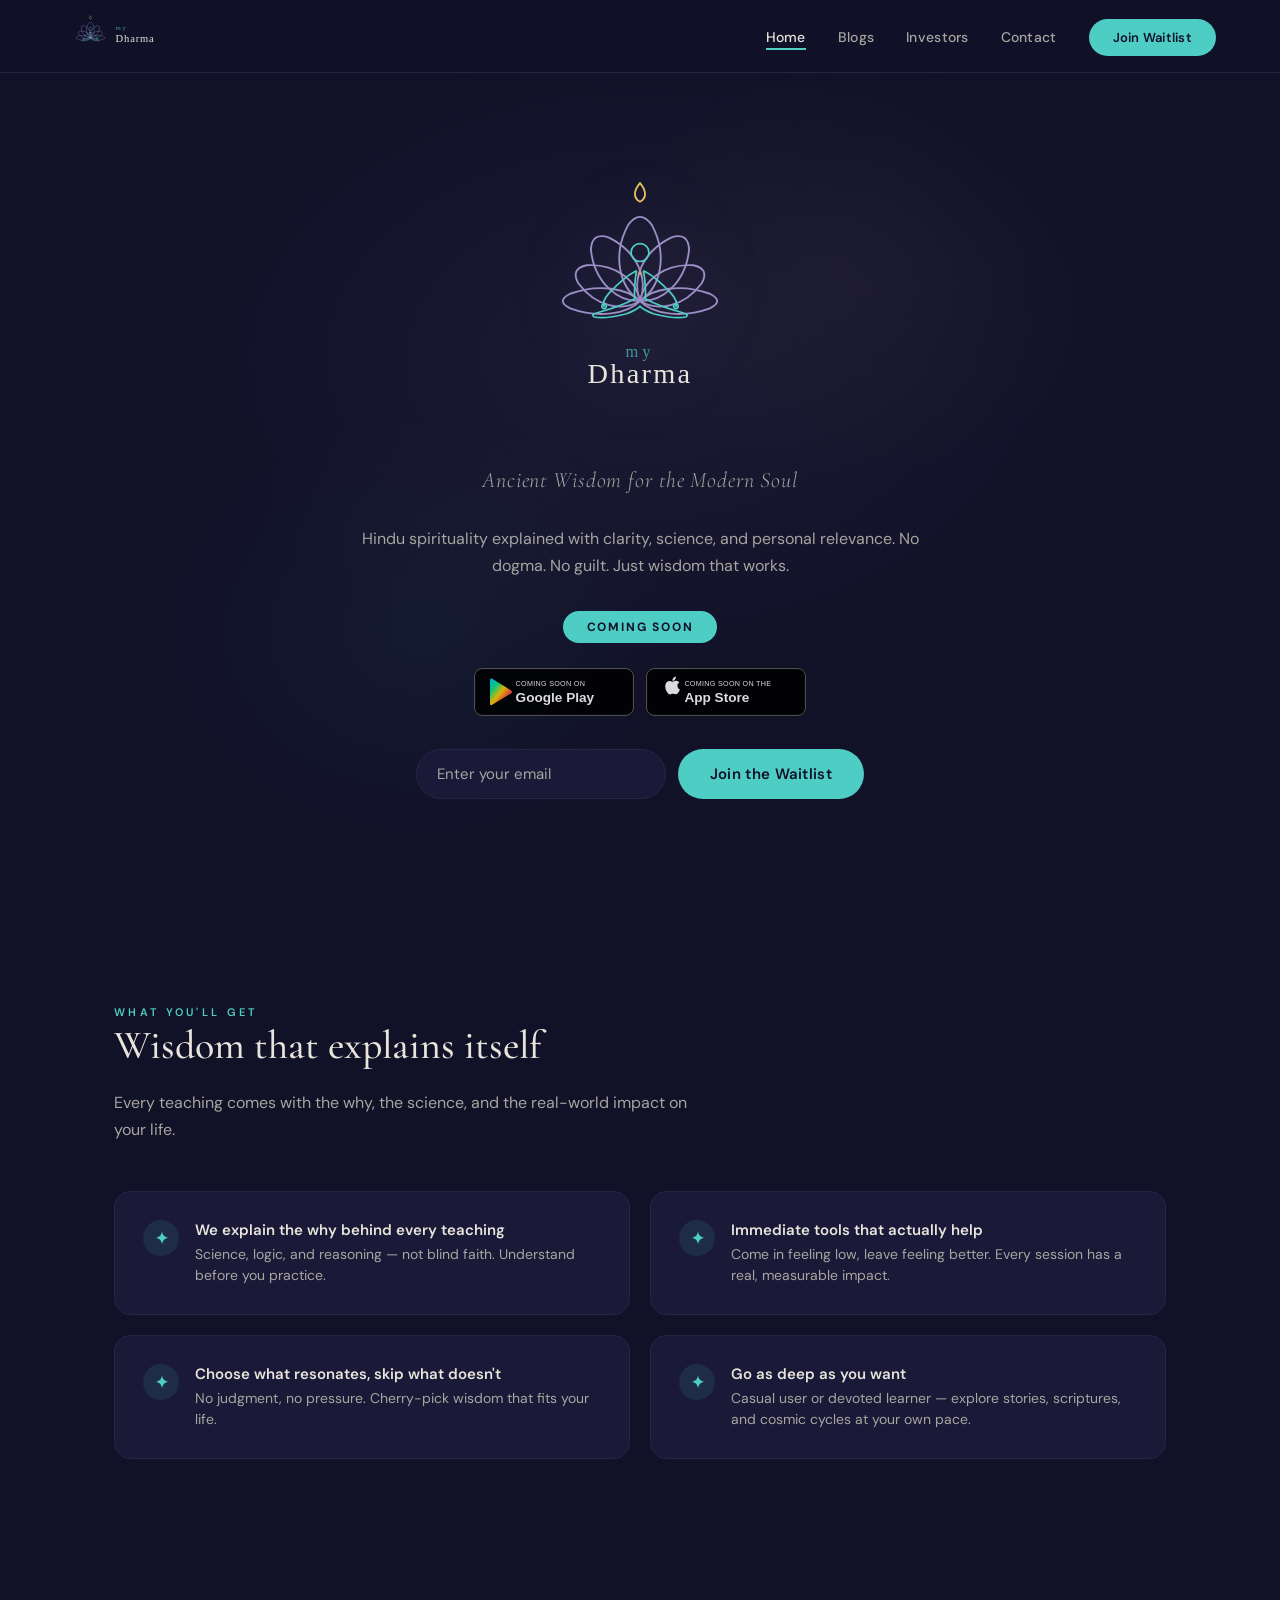
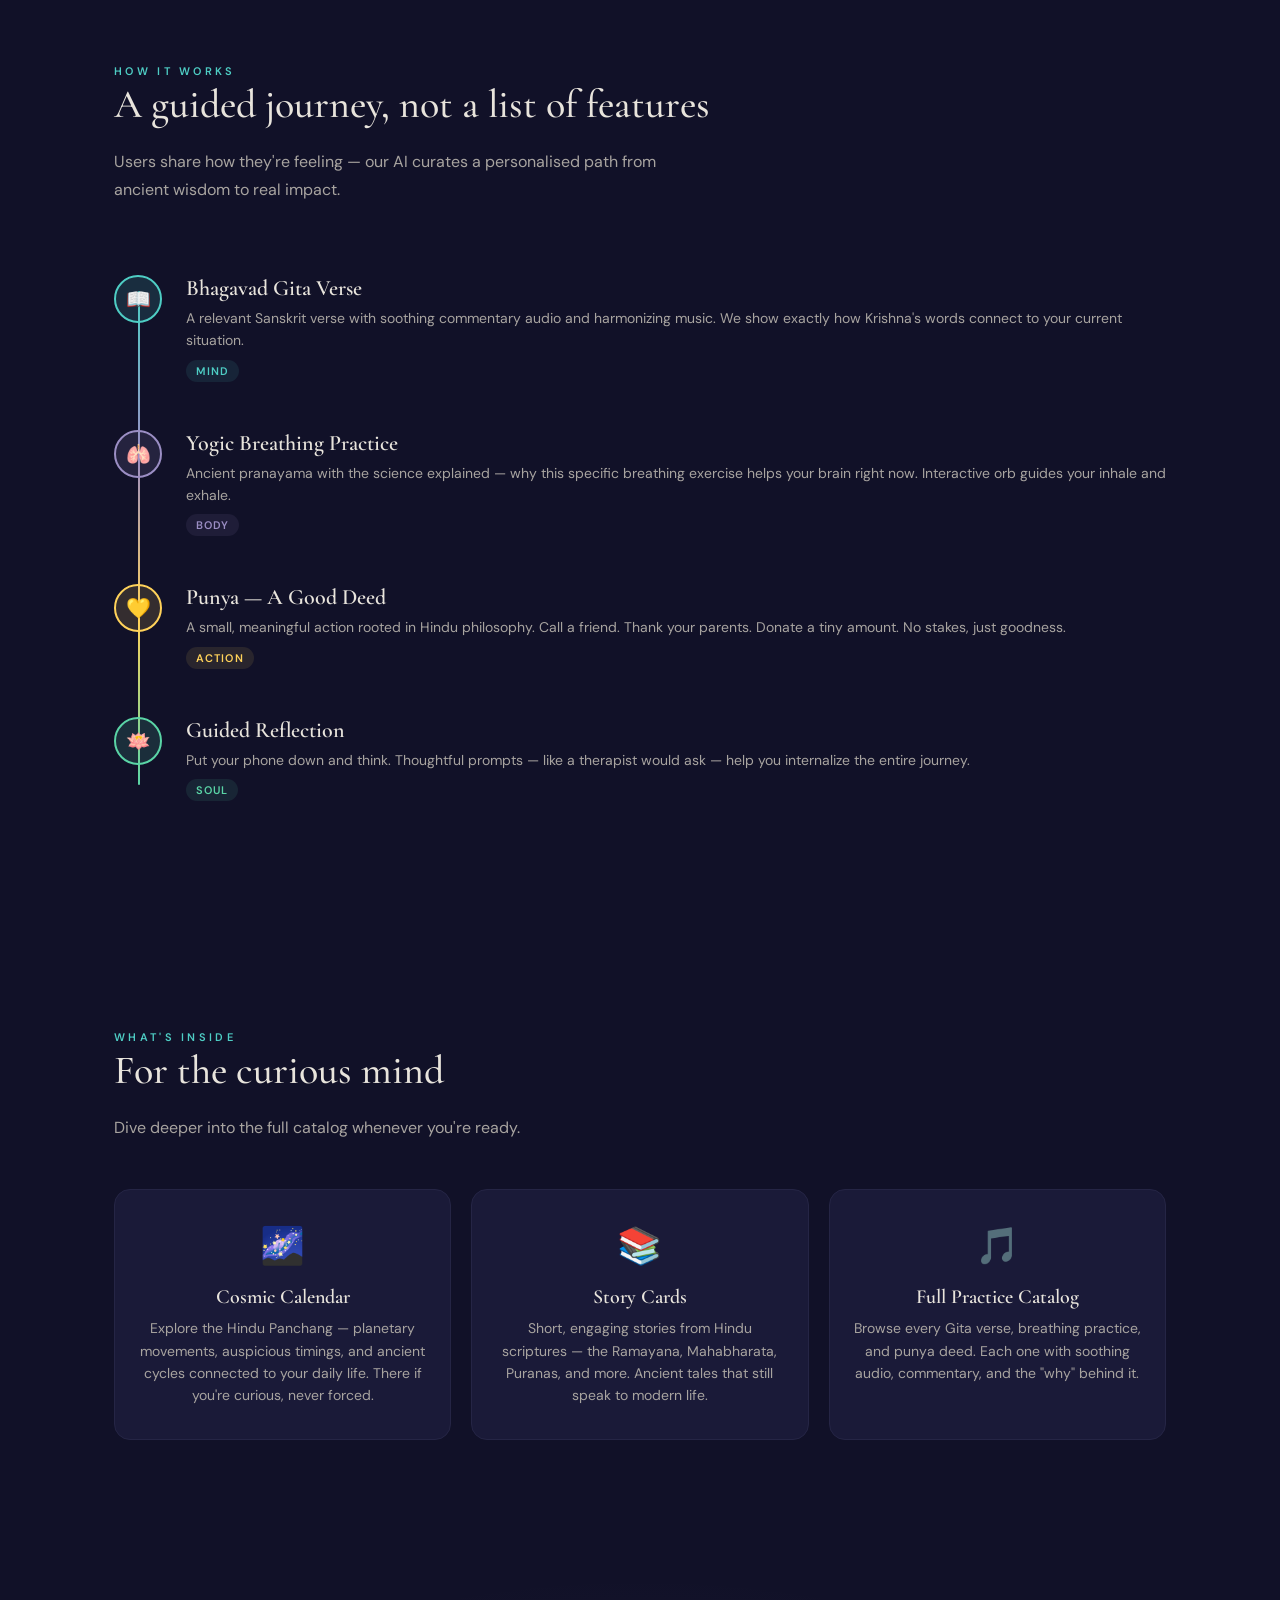
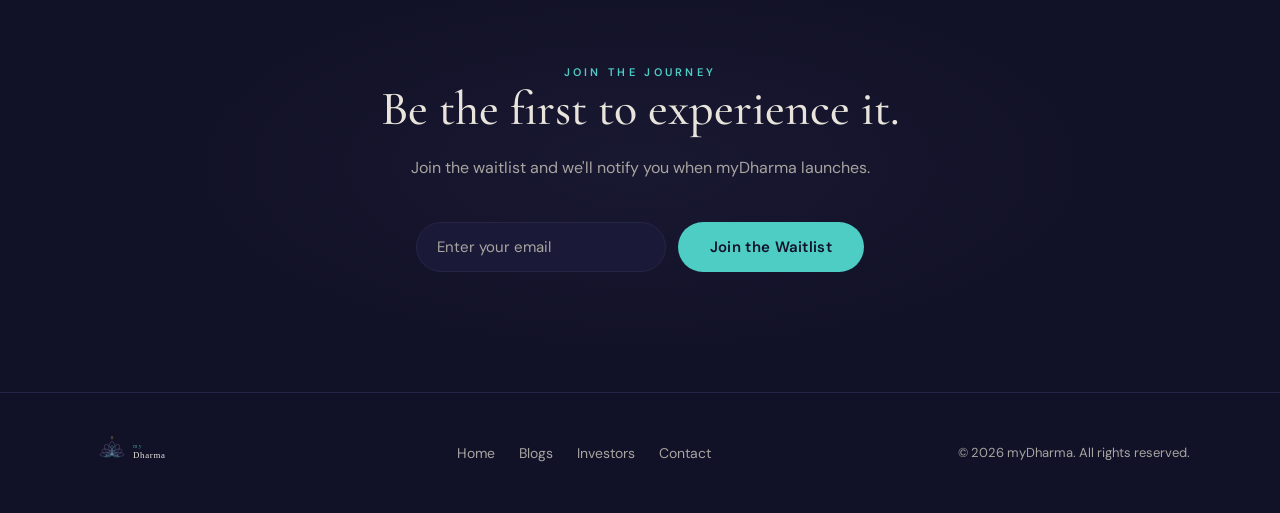
<file: website/index.html>
<!DOCTYPE html>
<html lang="en">
<head>
<meta charset="UTF-8">
<meta name="viewport" content="width=device-width, initial-scale=1.0">
<title>myDharma — Ancient Wisdom for the Modern Soul</title>
<link href="https://fonts.googleapis.com/css2?family=Cormorant+Garamond:ital,wght@0,300;0,400;0,500;0,600;0,700;1,300;1,400&family=DM+Sans:ital,wght@0,300;0,400;0,500;0,600;0,700;1,400&display=swap" rel="stylesheet">
<link rel="stylesheet" href="css/styles.css">
<link rel="icon" href="assets/icons/favicon-32.svg" sizes="32x32" type="image/svg+xml">
<link rel="icon" href="assets/icons/favicon-16.svg" sizes="16x16" type="image/svg+xml">
<link rel="apple-touch-icon" href="assets/icons/apple-touch-icon.svg">
<meta property="og:image" content="assets/icons/og-image.svg">
</head>
<body>

<!-- NAV -->
<nav>
  <div class="nav-inner">
    <a href="/" class="nav-brand">
      <img class="nav-brand-logo" src="assets/icons/logos/logo-horizontal.svg" alt="myDharma" height="48">
    </a>
    <ul class="nav-links">
      <li><a href="/" class="nav-link active">Home</a></li>
      <li><a href="/blogs/" class="nav-link">Blogs</a></li>
      <li><a href="/investors.html" class="nav-link">Investors</a></li>
      <li><a href="/contact.html" class="nav-link">Contact</a></li>
      <li><a href="#waitlist" class="nav-cta">Join Waitlist</a></li>
    </ul>
    <button class="hamburger" onclick="toggleMenu()" aria-label="Menu">
      <span></span><span></span><span></span>
    </button>
  </div>
</nav>

<!-- Mobile Menu -->
<div class="mobile-menu" id="mobileMenu">
  <a href="/" onclick="closeMenu()">Home</a>
  <a href="/blogs/" onclick="closeMenu()">Blogs</a>
  <a href="/investors.html" onclick="closeMenu()">Investors</a>
  <a href="/contact.html" onclick="closeMenu()">Contact</a>
  <a href="#waitlist" class="nav-cta-mobile" onclick="closeMenu()">Join Waitlist</a>
</div>

<!-- HERO -->
<section class="hero" id="hero">
  <div class="hero-bg"></div>
  <div class="hero-content">
    <div class="hero-logo-container">
      <img class="hero-logo" src="assets/icons/logos/logo-stacked.svg" alt="myDharma" width="280">
    </div>
    <p class="hero-tagline">Ancient Wisdom for the Modern Soul</p>
    <p class="hero-desc">Hindu spirituality explained with clarity, science, and personal relevance. No dogma. No guilt. Just wisdom that works.</p>

    <div class="badge-coming-soon">Coming Soon</div>

    <div class="store-badges">
      <img src="assets/icons/badge-google-play.svg" alt="Coming Soon on Google Play">
      <img src="assets/icons/badge-app-store.svg" alt="Coming Soon on App Store">
    </div>

    <div class="waitlist-section" id="waitlist">
      <form class="waitlist-form" novalidate>
        <input type="email" name="email" placeholder="Enter your email" required autocomplete="email">
        <button type="submit" class="btn-primary">Join the Waitlist</button>
      </form>
      <p class="waitlist-success" hidden>🪷 You're on the list! We'll notify you when we launch.</p>
      <p class="waitlist-error" hidden></p>
    </div>
  </div>
</section>

<!-- WHAT YOU'LL GET (was Solution) -->
<section id="solution">
  <div class="fade-up">
    <span class="section-label">What You'll Get</span>
    <h2 class="section-title">Wisdom that explains itself</h2>
    <p class="section-subtitle">Every teaching comes with the why, the science, and the real-world impact on your life.</p>
  </div>
  <div class="solution-points">
    <div class="solution-point fade-up">
      <div class="solution-icon">✦</div>
      <div>
        <h3>We explain the why behind every teaching</h3>
        <p>Science, logic, and reasoning — not blind faith. Understand before you practice.</p>
      </div>
    </div>
    <div class="solution-point fade-up">
      <div class="solution-icon">✦</div>
      <div>
        <h3>Immediate tools that actually help</h3>
        <p>Come in feeling low, leave feeling better. Every session has a real, measurable impact.</p>
      </div>
    </div>
    <div class="solution-point fade-up">
      <div class="solution-icon">✦</div>
      <div>
        <h3>Choose what resonates, skip what doesn't</h3>
        <p>No judgment, no pressure. Cherry-pick wisdom that fits your life.</p>
      </div>
    </div>
    <div class="solution-point fade-up">
      <div class="solution-icon">✦</div>
      <div>
        <h3>Go as deep as you want</h3>
        <p>Casual user or devoted learner — explore stories, scriptures, and cosmic cycles at your own pace.</p>
      </div>
    </div>
  </div>
</section>

<!-- HOW IT WORKS (was Journey) -->
<section id="journey">
  <div class="fade-up">
    <span class="section-label">How It Works</span>
    <h2 class="section-title">A guided journey, not a list of features</h2>
    <p class="section-subtitle">Users share how they're feeling — our AI curates a personalised path from ancient wisdom to real impact.</p>
  </div>
  <div class="journey-steps">
    <div class="journey-line"></div>
    <div class="journey-step fade-up">
      <div class="journey-dot">📖</div>
      <div class="journey-text">
        <h3>Bhagavad Gita Verse</h3>
        <p>A relevant Sanskrit verse with soothing commentary audio and harmonizing music. We show exactly how Krishna's words connect to your current situation.</p>
        <span class="journey-tag">Mind</span>
      </div>
    </div>
    <div class="journey-step fade-up">
      <div class="journey-dot">🫁</div>
      <div class="journey-text">
        <h3>Yogic Breathing Practice</h3>
        <p>Ancient pranayama with the science explained — why this specific breathing exercise helps your brain right now. Interactive orb guides your inhale and exhale.</p>
        <span class="journey-tag">Body</span>
      </div>
    </div>
    <div class="journey-step fade-up">
      <div class="journey-dot">💛</div>
      <div class="journey-text">
        <h3>Punya — A Good Deed</h3>
        <p>A small, meaningful action rooted in Hindu philosophy. Call a friend. Thank your parents. Donate a tiny amount. No stakes, just goodness.</p>
        <span class="journey-tag">Action</span>
      </div>
    </div>
    <div class="journey-step fade-up">
      <div class="journey-dot">🪷</div>
      <div class="journey-text">
        <h3>Guided Reflection</h3>
        <p>Put your phone down and think. Thoughtful prompts — like a therapist would ask — help you internalize the entire journey.</p>
        <span class="journey-tag">Soul</span>
      </div>
    </div>
  </div>
</section>

<!-- WHAT'S INSIDE (was Explore) -->
<section id="explore">
  <div class="fade-up">
    <span class="section-label">What's Inside</span>
    <h2 class="section-title">For the curious mind</h2>
    <p class="section-subtitle">Dive deeper into the full catalog whenever you're ready.</p>
  </div>
  <div class="explore-cards">
    <div class="explore-card fade-up">
      <span class="explore-card-icon">🌌</span>
      <h3>Cosmic Calendar</h3>
      <p>Explore the Hindu Panchang — planetary movements, auspicious timings, and ancient cycles connected to your daily life. There if you're curious, never forced.</p>
    </div>
    <div class="explore-card fade-up">
      <span class="explore-card-icon">📚</span>
      <h3>Story Cards</h3>
      <p>Short, engaging stories from Hindu scriptures — the Ramayana, Mahabharata, Puranas, and more. Ancient tales that still speak to modern life.</p>
    </div>
    <div class="explore-card fade-up">
      <span class="explore-card-icon">🎵</span>
      <h3>Full Practice Catalog</h3>
      <p>Browse every Gita verse, breathing practice, and punya deed. Each one with soothing audio, commentary, and the "why" behind it.</p>
    </div>
  </div>
</section>

<!-- CTA — Waitlist -->
<section class="cta-section" id="cta">
  <div class="cta-content fade-up">
    <span class="section-label">Join the Journey</span>
    <h2 class="section-title">Be the first to experience it.</h2>
    <p class="section-subtitle" style="margin: 0 auto 40px; text-align: center;">Join the waitlist and we'll notify you when myDharma launches.</p>
    <div class="waitlist-section">
      <form class="waitlist-form" novalidate>
        <input type="email" name="email" placeholder="Enter your email" required autocomplete="email">
        <button type="submit" class="btn-primary">Join the Waitlist</button>
      </form>
      <p class="waitlist-success" hidden>🪷 You're on the list! We'll notify you when we launch.</p>
      <p class="waitlist-error" hidden></p>
    </div>
  </div>
</section>

<!-- FOOTER -->
<footer>
  <div class="footer-inner">
    <div class="footer-brand">
      <img class="footer-brand-logo" src="assets/icons/logos/logo-horizontal.svg" alt="myDharma" height="40">
    </div>
    <div class="footer-nav">
      <a href="/">Home</a>
      <a href="/blogs/">Blogs</a>
      <a href="/investors.html">Investors</a>
      <a href="/contact.html">Contact</a>
    </div>
    <span class="footer-copy">&copy; 2026 myDharma. All rights reserved.</span>
  </div>
</footer>

<script src="js/main.js"></script>

</body>
</html>
</file>
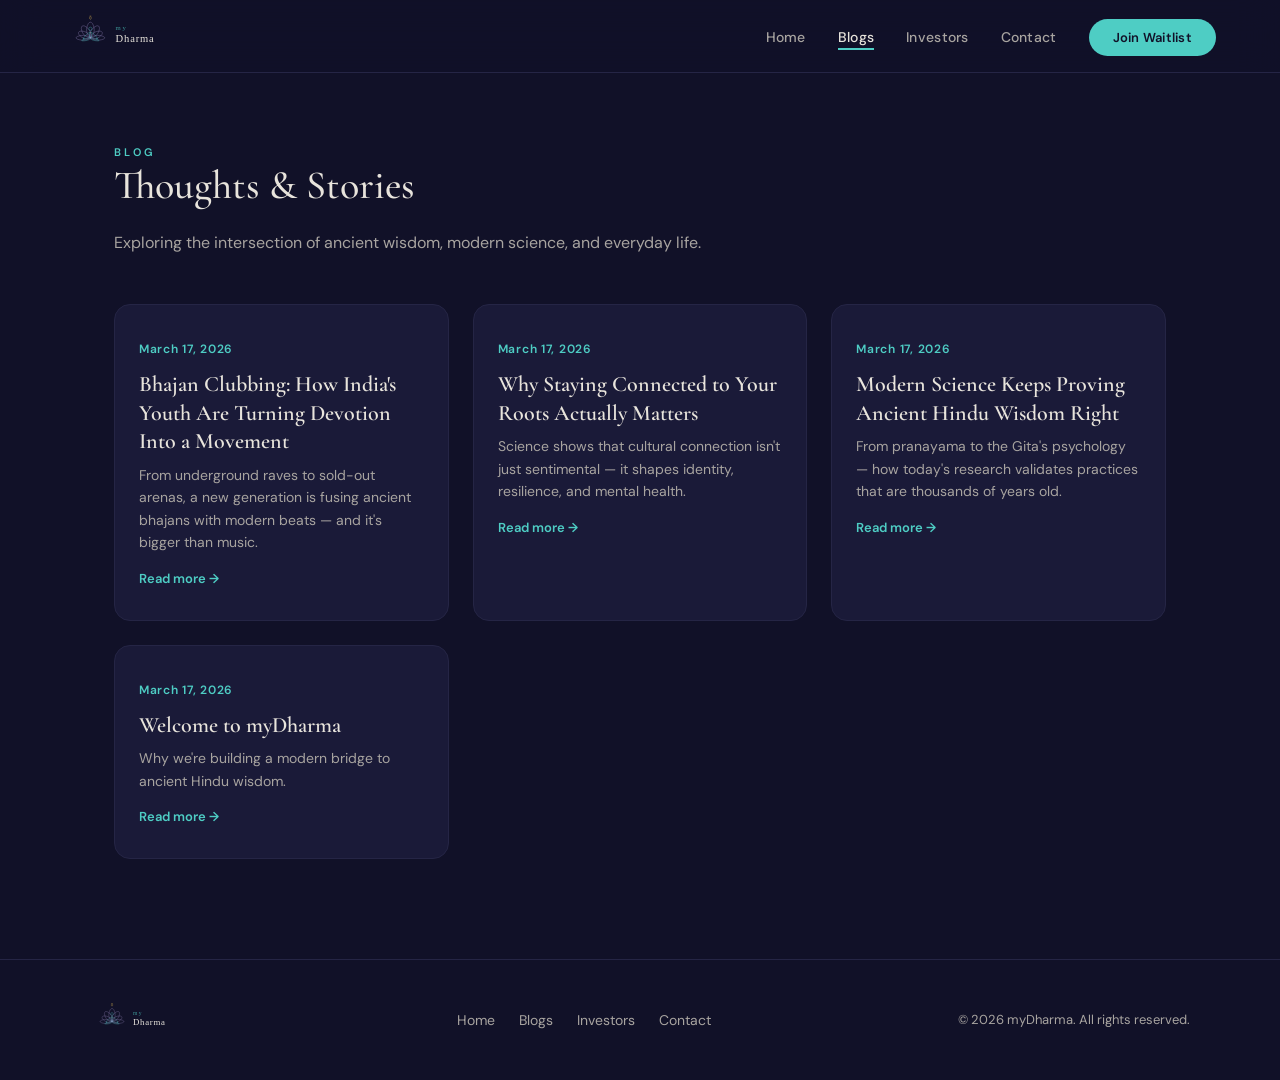
<file: website/blogs/index.html>
<!DOCTYPE html>
<html lang="en">
<head>
<meta charset="UTF-8">
<meta name="viewport" content="width=device-width, initial-scale=1.0">
<title>myDharma — Blog</title>
<link href="https://fonts.googleapis.com/css2?family=Cormorant+Garamond:ital,wght@0,300;0,400;0,500;0,600;0,700;1,300;1,400&family=DM+Sans:ital,wght@0,300;0,400;0,500;0,600;0,700;1,400&display=swap" rel="stylesheet">
<link rel="stylesheet" href="../css/styles.css">
<link rel="icon" href="../assets/icons/favicon-32.svg" sizes="32x32" type="image/svg+xml">
<link rel="icon" href="../assets/icons/favicon-16.svg" sizes="16x16" type="image/svg+xml">
<link rel="apple-touch-icon" href="../assets/icons/apple-touch-icon.svg">
</head>
<body>

<!-- NAV -->
<nav>
  <div class="nav-inner">
    <a href="/" class="nav-brand">
      <img class="nav-brand-logo" src="../assets/icons/logos/logo-horizontal.svg" alt="myDharma" height="48">
    </a>
    <ul class="nav-links">
      <li><a href="/" class="nav-link">Home</a></li>
      <li><a href="/blogs/" class="nav-link active">Blogs</a></li>
      <li><a href="/investors.html" class="nav-link">Investors</a></li>
      <li><a href="/contact.html" class="nav-link">Contact</a></li>
      <li><a href="/#waitlist" class="nav-cta">Join Waitlist</a></li>
    </ul>
    <button class="hamburger" onclick="toggleMenu()" aria-label="Menu">
      <span></span><span></span><span></span>
    </button>
  </div>
</nav>

<!-- Mobile Menu -->
<div class="mobile-menu" id="mobileMenu">
  <a href="/" onclick="closeMenu()">Home</a>
  <a href="/blogs/" onclick="closeMenu()">Blogs</a>
  <a href="/investors.html" onclick="closeMenu()">Investors</a>
  <a href="/contact.html" onclick="closeMenu()">Contact</a>
  <a href="/#waitlist" class="nav-cta-mobile" onclick="closeMenu()">Join Waitlist</a>
</div>

<!-- BLOG LISTING -->
<section class="blog-listing" id="blog-listing">
  <div class="fade-up">
    <span class="section-label">Blog</span>
    <h1 class="section-title">Thoughts & Stories</h1>
    <p class="section-subtitle">Exploring the intersection of ancient wisdom, modern science, and everyday life.</p>
  </div>
  <div class="blog-grid" id="blogGrid">
    <p class="blog-loading">Loading posts...</p>
  </div>
</section>

<!-- FOOTER -->
<footer>
  <div class="footer-inner">
    <div class="footer-brand">
      <img class="footer-brand-logo" src="../assets/icons/logos/logo-horizontal.svg" alt="myDharma" height="40">
    </div>
    <div class="footer-nav">
      <a href="/">Home</a>
      <a href="/blogs/">Blogs</a>
      <a href="/investors.html">Investors</a>
      <a href="/contact.html">Contact</a>
    </div>
    <span class="footer-copy">&copy; 2026 myDharma. All rights reserved.</span>
  </div>
</footer>

<script src="../js/main.js"></script>
<script>
(async function loadBlogListing() {
  const grid = document.getElementById('blogGrid');
  try {
    const res = await fetch('manifest.json');
    const posts = await res.json();

    if (!posts.length) {
      grid.innerHTML = '<p class="blog-loading">No posts yet. Check back soon!</p>';
      return;
    }

    grid.innerHTML = posts.map(post => `
      <a href="post.html?slug=${encodeURIComponent(post.slug)}" class="blog-card fade-up">
        <span class="blog-card-date">${new Date(post.date).toLocaleDateString('en-US', { year: 'numeric', month: 'long', day: 'numeric' })}</span>
        <h3 class="blog-card-title">${post.title}</h3>
        <p class="blog-card-excerpt">${post.excerpt}</p>
        <span class="blog-card-read">Read more →</span>
      </a>
    `).join('');

    // Re-observe new fade-up elements
    grid.querySelectorAll('.fade-up').forEach(el => {
      if (typeof observer !== 'undefined') observer.observe(el);
    });
  } catch {
    grid.innerHTML = '<p class="blog-loading">Could not load posts.</p>';
  }
})();
</script>

</body>
</html>
</file>
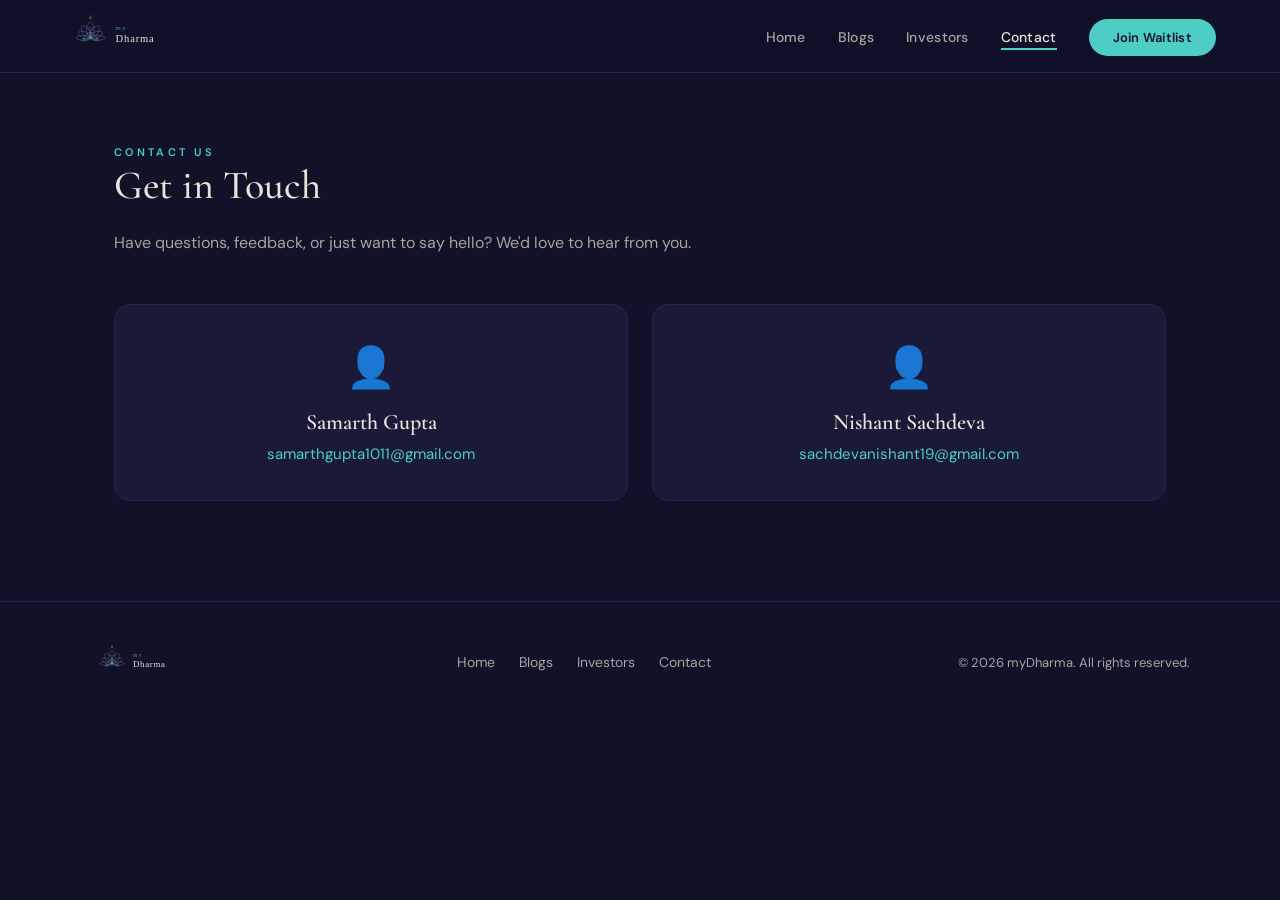
<file: website/contact.html>
<!DOCTYPE html>
<html lang="en">
<head>
<meta charset="UTF-8">
<meta name="viewport" content="width=device-width, initial-scale=1.0">
<title>myDharma — Contact Us</title>
<link href="https://fonts.googleapis.com/css2?family=Cormorant+Garamond:ital,wght@0,300;0,400;0,500;0,600;0,700;1,300;1,400&family=DM+Sans:ital,wght@0,300;0,400;0,500;0,600;0,700;1,400&display=swap" rel="stylesheet">
<link rel="stylesheet" href="css/styles.css">
<link rel="icon" href="assets/icons/favicon-32.svg" sizes="32x32" type="image/svg+xml">
<link rel="icon" href="assets/icons/favicon-16.svg" sizes="16x16" type="image/svg+xml">
<link rel="apple-touch-icon" href="assets/icons/apple-touch-icon.svg">
</head>
<body>

<!-- NAV -->
<nav>
  <div class="nav-inner">
    <a href="/" class="nav-brand">
      <img class="nav-brand-logo" src="assets/icons/logos/logo-horizontal.svg" alt="myDharma" height="48">
    </a>
    <ul class="nav-links">
      <li><a href="/" class="nav-link">Home</a></li>
      <li><a href="/blogs/" class="nav-link">Blogs</a></li>
      <li><a href="/investors.html" class="nav-link">Investors</a></li>
      <li><a href="/contact.html" class="nav-link active">Contact</a></li>
      <li><a href="/#waitlist" class="nav-cta">Join Waitlist</a></li>
    </ul>
    <button class="hamburger" onclick="toggleMenu()" aria-label="Menu">
      <span></span><span></span><span></span>
    </button>
  </div>
</nav>

<!-- Mobile Menu -->
<div class="mobile-menu" id="mobileMenu">
  <a href="/" onclick="closeMenu()">Home</a>
  <a href="/blogs/" onclick="closeMenu()">Blogs</a>
  <a href="/investors.html" onclick="closeMenu()">Investors</a>
  <a href="/contact.html" onclick="closeMenu()">Contact</a>
  <a href="/#waitlist" class="nav-cta-mobile" onclick="closeMenu()">Join Waitlist</a>
</div>

<!-- CONTACT -->
<section class="contact-section">
  <div class="fade-up">
    <span class="section-label">Contact Us</span>
    <h1 class="section-title">Get in Touch</h1>
    <p class="section-subtitle">Have questions, feedback, or just want to say hello? We'd love to hear from you.</p>
  </div>
  <div class="contact-cards">
    <div class="contact-card fade-up">
      <span class="contact-card-emoji">👤</span>
      <h3>Samarth Gupta</h3>
      <a href="mailto:samarthgupta1011@gmail.com">samarthgupta1011@gmail.com</a>
    </div>
    <div class="contact-card fade-up">
      <span class="contact-card-emoji">👤</span>
      <h3>Nishant Sachdeva</h3>
      <a href="mailto:sachdevanishant19@gmail.com">sachdevanishant19@gmail.com</a>
    </div>
  </div>
</section>

<!-- FOOTER -->
<footer>
  <div class="footer-inner">
    <div class="footer-brand">
      <img class="footer-brand-logo" src="assets/icons/logos/logo-horizontal.svg" alt="myDharma" height="40">
    </div>
    <div class="footer-nav">
      <a href="/">Home</a>
      <a href="/blogs/">Blogs</a>
      <a href="/investors.html">Investors</a>
      <a href="/contact.html">Contact</a>
    </div>
    <span class="footer-copy">&copy; 2026 myDharma. All rights reserved.</span>
  </div>
</footer>

<script src="js/main.js"></script>

</body>
</html>
</file>
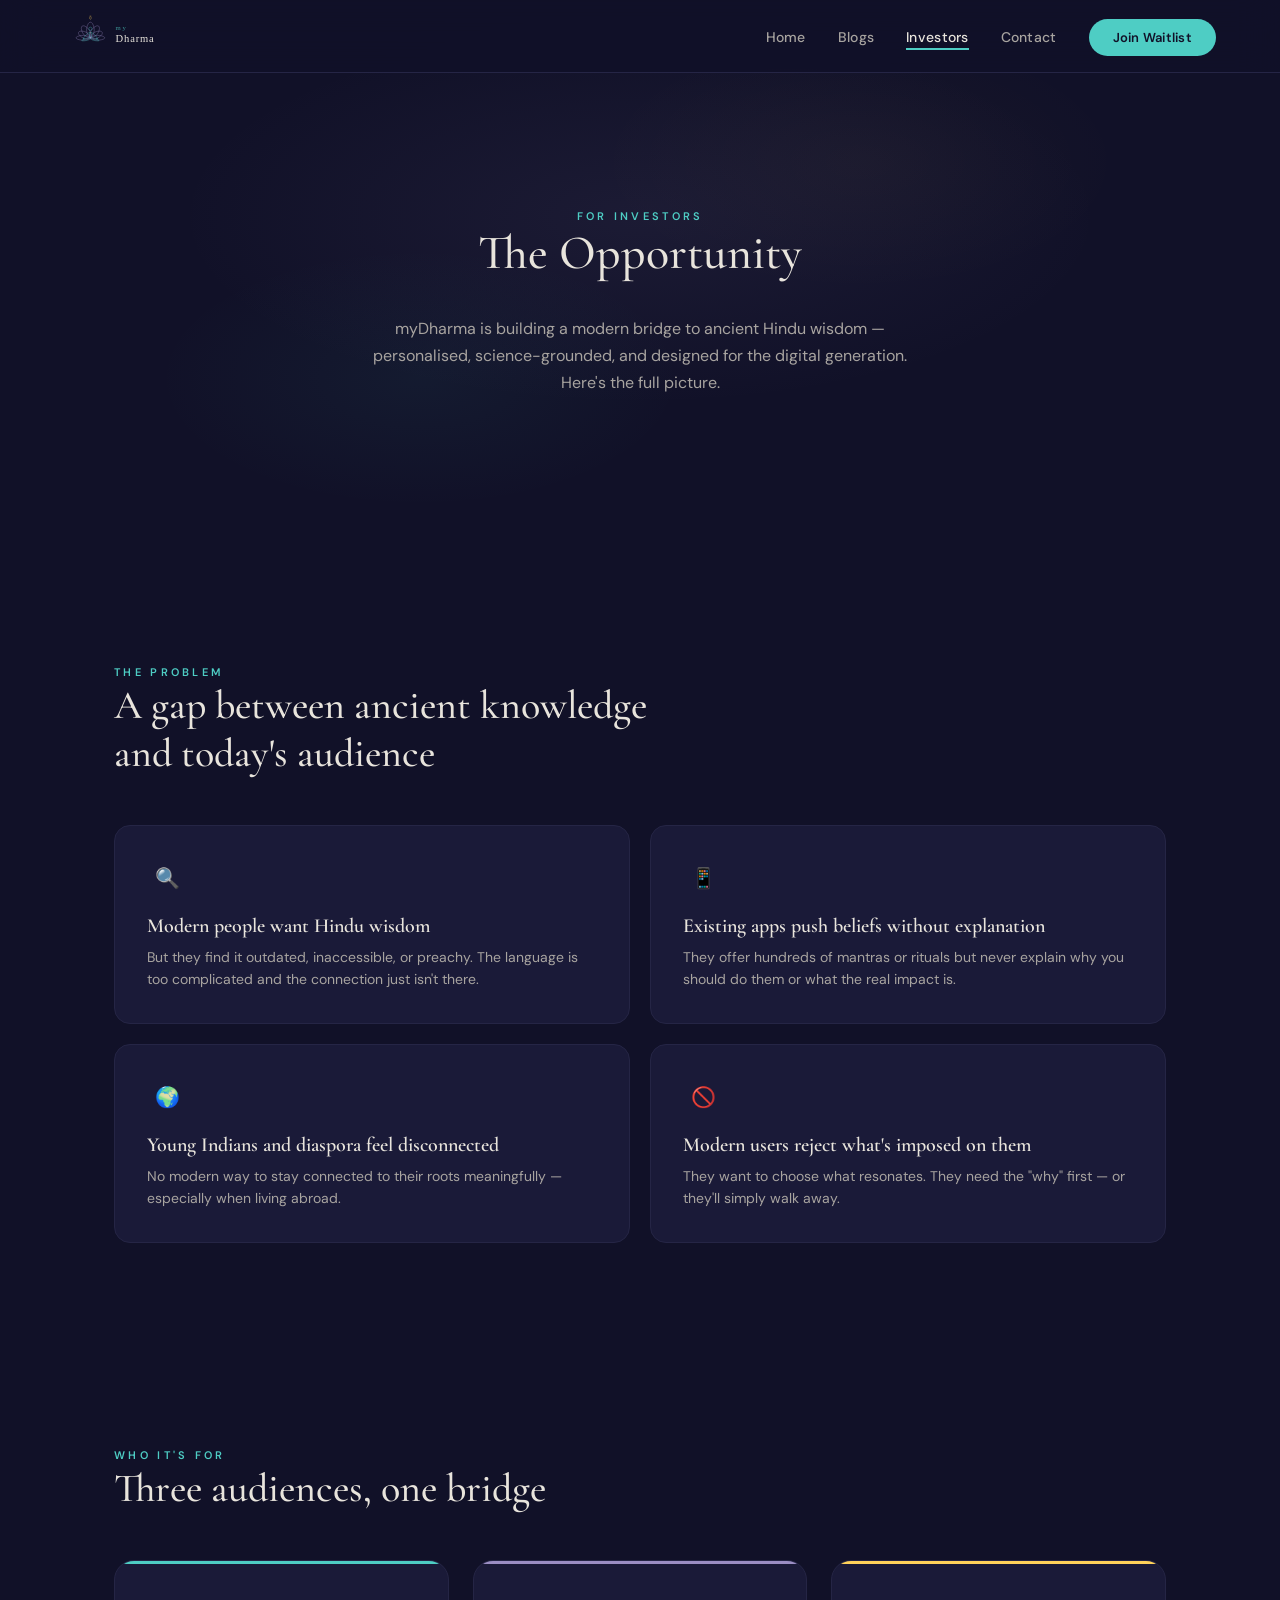
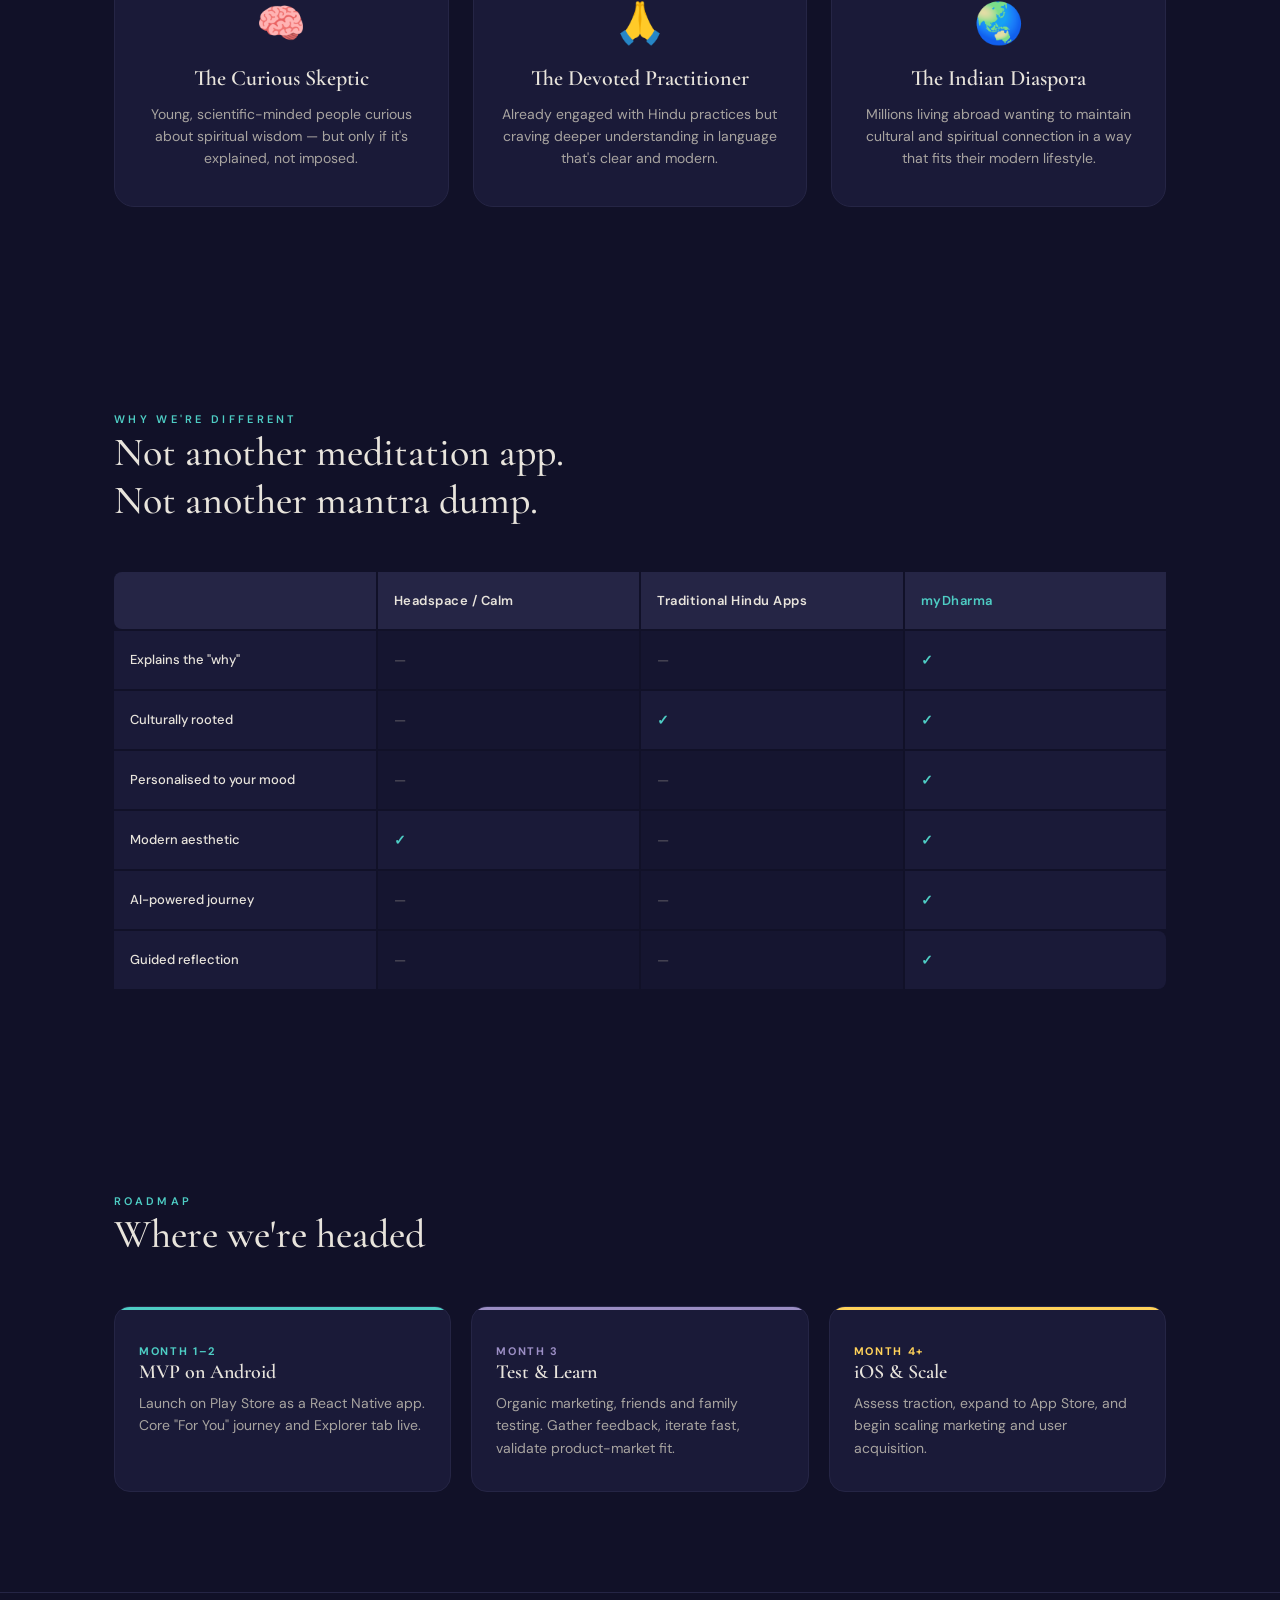
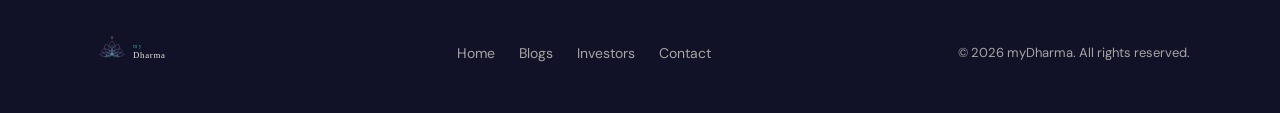
<file: website/investors.html>
<!DOCTYPE html>
<html lang="en">
<head>
<meta charset="UTF-8">
<meta name="viewport" content="width=device-width, initial-scale=1.0">
<title>myDharma — For Investors</title>
<link href="https://fonts.googleapis.com/css2?family=Cormorant+Garamond:ital,wght@0,300;0,400;0,500;0,600;0,700;1,300;1,400&family=DM+Sans:ital,wght@0,300;0,400;0,500;0,600;0,700;1,400&display=swap" rel="stylesheet">
<link rel="stylesheet" href="css/styles.css">
<link rel="icon" href="assets/icons/favicon-32.svg" sizes="32x32" type="image/svg+xml">
<link rel="icon" href="assets/icons/favicon-16.svg" sizes="16x16" type="image/svg+xml">
<link rel="apple-touch-icon" href="assets/icons/apple-touch-icon.svg">
<meta property="og:image" content="assets/icons/og-image.svg">
</head>
<body>

<!-- NAV -->
<nav>
  <div class="nav-inner">
    <a href="/" class="nav-brand">
      <img class="nav-brand-logo" src="assets/icons/logos/logo-horizontal.svg" alt="myDharma" height="48">
    </a>
    <ul class="nav-links">
      <li><a href="/" class="nav-link">Home</a></li>
      <li><a href="/blogs/" class="nav-link">Blogs</a></li>
      <li><a href="/investors.html" class="nav-link active">Investors</a></li>
      <li><a href="/contact.html" class="nav-link">Contact</a></li>
      <li><a href="/#waitlist" class="nav-cta">Join Waitlist</a></li>
    </ul>
    <button class="hamburger" onclick="toggleMenu()" aria-label="Menu">
      <span></span><span></span><span></span>
    </button>
  </div>
</nav>

<!-- Mobile Menu -->
<div class="mobile-menu" id="mobileMenu">
  <a href="/" onclick="closeMenu()">Home</a>
  <a href="/blogs/" onclick="closeMenu()">Blogs</a>
  <a href="/investors.html" onclick="closeMenu()">Investors</a>
  <a href="/contact.html" onclick="closeMenu()">Contact</a>
  <a href="/#waitlist" class="nav-cta-mobile" onclick="closeMenu()">Join Waitlist</a>
</div>

<!-- INVESTOR HERO -->
<section class="hero investor-hero" id="hero">
  <div class="hero-bg"></div>
  <div class="hero-content">
    <span class="section-label">For Investors</span>
    <h1 class="section-title" style="font-size: 48px; margin-bottom: 20px;">The Opportunity</h1>
    <p class="hero-desc">myDharma is building a modern bridge to ancient Hindu wisdom — personalised, science-grounded, and designed for the digital generation. Here's the full picture.</p>
  </div>
</section>

<!-- PROBLEM -->
<section id="problem">
  <div class="fade-up">
    <span class="section-label">The Problem</span>
    <h2 class="section-title">A gap between ancient knowledge<br>and today's audience</h2>
  </div>
  <div class="problem-cards">
    <div class="problem-card fade-up">
      <div class="problem-icon">🔍</div>
      <h3>Modern people want Hindu wisdom</h3>
      <p>But they find it outdated, inaccessible, or preachy. The language is too complicated and the connection just isn't there.</p>
    </div>
    <div class="problem-card fade-up">
      <div class="problem-icon">📱</div>
      <h3>Existing apps push beliefs without explanation</h3>
      <p>They offer hundreds of mantras or rituals but never explain why you should do them or what the real impact is.</p>
    </div>
    <div class="problem-card fade-up">
      <div class="problem-icon">🌍</div>
      <h3>Young Indians and diaspora feel disconnected</h3>
      <p>No modern way to stay connected to their roots meaningfully — especially when living abroad.</p>
    </div>
    <div class="problem-card fade-up">
      <div class="problem-icon">🚫</div>
      <h3>Modern users reject what's imposed on them</h3>
      <p>They want to choose what resonates. They need the "why" first — or they'll simply walk away.</p>
    </div>
  </div>
</section>

<!-- AUDIENCE -->
<section id="audience">
  <div class="fade-up">
    <span class="section-label">Who It's For</span>
    <h2 class="section-title">Three audiences, one bridge</h2>
  </div>
  <div class="audience-grid">
    <div class="audience-card fade-up">
      <span class="audience-emoji">🧠</span>
      <h3>The Curious Skeptic</h3>
      <p>Young, scientific-minded people curious about spiritual wisdom — but only if it's explained, not imposed.</p>
    </div>
    <div class="audience-card fade-up">
      <span class="audience-emoji">🙏</span>
      <h3>The Devoted Practitioner</h3>
      <p>Already engaged with Hindu practices but craving deeper understanding in language that's clear and modern.</p>
    </div>
    <div class="audience-card fade-up">
      <span class="audience-emoji">🌏</span>
      <h3>The Indian Diaspora</h3>
      <p>Millions living abroad wanting to maintain cultural and spiritual connection in a way that fits their modern lifestyle.</p>
    </div>
  </div>
</section>

<!-- COMPETITION -->
<section id="competition">
  <div class="fade-up">
    <span class="section-label">Why We're Different</span>
    <h2 class="section-title">Not another meditation app.<br>Not another mantra dump.</h2>
  </div>
  <div class="comp-table fade-up">
    <div class="comp-grid">
      <div class="comp-cell comp-header"></div>
      <div class="comp-cell comp-header">Headspace / Calm</div>
      <div class="comp-cell comp-header">Traditional Hindu Apps</div>
      <div class="comp-cell comp-header ours">myDharma</div>

      <div class="comp-cell comp-feature">Explains the "why"</div>
      <div class="comp-cell comp-no">—</div>
      <div class="comp-cell comp-no">—</div>
      <div class="comp-cell comp-yes">✓</div>

      <div class="comp-cell comp-feature">Culturally rooted</div>
      <div class="comp-cell comp-no">—</div>
      <div class="comp-cell comp-yes">✓</div>
      <div class="comp-cell comp-yes">✓</div>

      <div class="comp-cell comp-feature">Personalised to your mood</div>
      <div class="comp-cell comp-no">—</div>
      <div class="comp-cell comp-no">—</div>
      <div class="comp-cell comp-yes">✓</div>

      <div class="comp-cell comp-feature">Modern aesthetic</div>
      <div class="comp-cell comp-yes">✓</div>
      <div class="comp-cell comp-no">—</div>
      <div class="comp-cell comp-yes">✓</div>

      <div class="comp-cell comp-feature">AI-powered journey</div>
      <div class="comp-cell comp-no">—</div>
      <div class="comp-cell comp-no">—</div>
      <div class="comp-cell comp-yes">✓</div>

      <div class="comp-cell comp-feature">Guided reflection</div>
      <div class="comp-cell comp-no">—</div>
      <div class="comp-cell comp-no">—</div>
      <div class="comp-cell comp-yes">✓</div>
    </div>
  </div>
</section>

<!-- ROADMAP -->
<section id="roadmap">
  <div class="fade-up">
    <span class="section-label">Roadmap</span>
    <h2 class="section-title">Where we're headed</h2>
  </div>
  <div class="roadmap-items">
    <div class="roadmap-item fade-up">
      <span class="roadmap-time">Month 1–2</span>
      <h3>MVP on Android</h3>
      <p>Launch on Play Store as a React Native app. Core "For You" journey and Explorer tab live.</p>
    </div>
    <div class="roadmap-item fade-up">
      <span class="roadmap-time">Month 3</span>
      <h3>Test & Learn</h3>
      <p>Organic marketing, friends and family testing. Gather feedback, iterate fast, validate product-market fit.</p>
    </div>
    <div class="roadmap-item fade-up">
      <span class="roadmap-time">Month 4+</span>
      <h3>iOS & Scale</h3>
      <p>Assess traction, expand to App Store, and begin scaling marketing and user acquisition.</p>
    </div>
  </div>
</section>

<!-- FOOTER -->
<footer>
  <div class="footer-inner">
    <div class="footer-brand">
      <img class="footer-brand-logo" src="assets/icons/logos/logo-horizontal.svg" alt="myDharma" height="40">
    </div>
    <div class="footer-nav">
      <a href="/">Home</a>
      <a href="/blogs/">Blogs</a>
      <a href="/investors.html">Investors</a>
      <a href="/contact.html">Contact</a>
    </div>
    <span class="footer-copy">&copy; 2026 myDharma. All rights reserved.</span>
  </div>
</footer>

<script src="js/main.js"></script>

</body>
</html>
</file>
<file: website/css/styles.css>
:root {
  --bg: #111128;
  --surface: #1a1a38;
  --text-primary: #E8E4DC;
  --text-secondary: #a8a4a0;
  --accent-primary: #4ECDC4;
  --accent-secondary: #9B8EC4;
  --highlight: #FFD25A;
  --border: #252545;
  --success: #5AD4A6;
  --error: #E85D75;
}

* { margin: 0; padding: 0; box-sizing: border-box; }

html {
  scroll-behavior: smooth;
  scroll-padding-top: 80px;
}

body {
  font-family: 'DM Sans', sans-serif;
  background: var(--bg);
  color: var(--text-primary);
  overflow-x: hidden;
  -webkit-font-smoothing: antialiased;
}

/* ===== NAV ===== */
nav {
  position: fixed;
  top: 0;
  left: 0;
  width: 100%;
  z-index: 1000;
  background: rgba(17, 17, 40, 0.85);
  backdrop-filter: blur(20px);
  -webkit-backdrop-filter: blur(20px);
  border-bottom: 1px solid var(--border);
  transition: all 0.3s ease;
}

.nav-inner {
  max-width: 1200px;
  margin: 0 auto;
  padding: 0 24px;
  height: 72px;
  display: flex;
  align-items: center;
  justify-content: space-between;
}

.nav-brand {
  display: flex;
  align-items: center;
  text-decoration: none;
}

.nav-brand-logo {
  height: 48px;
  width: auto;
}

.nav-links {
  display: flex;
  align-items: center;
  gap: 32px;
  list-style: none;
}

.nav-links a {
  text-decoration: none;
  color: var(--text-secondary);
  font-size: 14px;
  font-weight: 500;
  letter-spacing: 0.02em;
  transition: color 0.3s;
  position: relative;
}

.nav-links a::after {
  content: '';
  position: absolute;
  bottom: -4px;
  left: 0;
  width: 0;
  height: 1.5px;
  background: var(--accent-primary);
  transition: width 0.3s;
}

.nav-links a:hover { color: var(--text-primary); }
.nav-links a:hover::after { width: 100%; }

.nav-cta {
  background: var(--accent-primary) !important;
  color: var(--bg) !important;
  padding: 10px 24px;
  border-radius: 100px;
  font-weight: 600 !important;
  font-size: 13px !important;
  letter-spacing: 0.04em;
  transition: transform 0.2s, box-shadow 0.2s !important;
}

.nav-cta:hover {
  transform: translateY(-1px);
  box-shadow: 0 4px 20px rgba(78, 205, 196, 0.3);
}

.nav-cta::after { display: none !important; }

/* Hamburger */
.hamburger {
  display: none;
  flex-direction: column;
  gap: 5px;
  cursor: pointer;
  padding: 8px;
  background: none;
  border: none;
}

.hamburger span {
  width: 24px;
  height: 2px;
  background: var(--text-primary);
  transition: all 0.3s;
  border-radius: 2px;
}

.hamburger.active span:nth-child(1) { transform: rotate(45deg) translate(5px, 5px); }
.hamburger.active span:nth-child(2) { opacity: 0; }
.hamburger.active span:nth-child(3) { transform: rotate(-45deg) translate(5px, -5px); }

/* Mobile menu */
.mobile-menu {
  display: none;
  position: fixed;
  top: 72px;
  left: 0;
  width: 100%;
  background: rgba(17, 17, 40, 0.97);
  backdrop-filter: blur(30px);
  -webkit-backdrop-filter: blur(30px);
  padding: 32px 24px;
  border-bottom: 1px solid var(--border);
  flex-direction: column;
  gap: 24px;
  z-index: 999;
}

.mobile-menu.active { display: flex; }

.mobile-menu a {
  text-decoration: none;
  color: var(--text-secondary);
  font-size: 18px;
  font-weight: 500;
  padding: 8px 0;
  transition: color 0.3s;
}

.mobile-menu a:hover { color: var(--text-primary); }

.mobile-menu .nav-cta-mobile {
  display: inline-block;
  background: var(--accent-primary);
  color: var(--bg);
  padding: 14px 32px;
  border-radius: 100px;
  font-weight: 600;
  text-align: center;
  margin-top: 8px;
}

/* ===== HERO ===== */
.hero {
  min-height: 100vh;
  display: flex;
  align-items: center;
  justify-content: center;
  text-align: center;
  padding: 120px 24px 80px;
  position: relative;
  overflow: hidden;
}

.hero-bg {
  position: absolute;
  inset: 0;
  background:
    radial-gradient(ellipse 60% 50% at 50% 40%, rgba(155, 142, 196, 0.08) 0%, transparent 70%),
    radial-gradient(ellipse 40% 40% at 30% 70%, rgba(78, 205, 196, 0.05) 0%, transparent 60%),
    radial-gradient(ellipse 40% 40% at 70% 30%, rgba(255, 210, 90, 0.03) 0%, transparent 60%);
  pointer-events: none;
}

.hero-content {
  position: relative;
  z-index: 1;
  max-width: 800px;
}

.hero-logo-container {
  margin-bottom: -24px;
  display: flex;
  flex-direction: column;
  align-items: center;
  gap: 0;
}

.hero-logo {
  width: 280px;
  height: auto;
  filter: drop-shadow(0 0 40px rgba(155, 142, 196, 0.2));
  animation: floatLogo 6s ease-in-out infinite;
}

@keyframes floatLogo {
  0%, 100% { transform: translateY(0); }
  50% { transform: translateY(-8px); }
}

.hero-tagline {
  font-family: 'Cormorant Garamond', serif;
  font-size: 22px;
  color: var(--text-secondary);
  font-weight: 300;
  margin-top: 0;
  letter-spacing: 0.04em;
  font-style: italic;
}

.hero-desc {
  font-size: 16px;
  color: var(--text-secondary);
  line-height: 1.7;
  margin-top: 32px;
  max-width: 560px;
  margin-left: auto;
  margin-right: auto;
}

.hero-buttons {
  margin-top: 40px;
  display: flex;
  gap: 16px;
  justify-content: center;
  flex-wrap: wrap;
}

.btn-primary {
  background: var(--accent-primary);
  color: var(--bg);
  padding: 16px 40px;
  border-radius: 100px;
  font-weight: 600;
  font-size: 15px;
  text-decoration: none;
  transition: transform 0.2s, box-shadow 0.2s;
  letter-spacing: 0.02em;
}

.btn-primary:hover {
  transform: translateY(-2px);
  box-shadow: 0 8px 30px rgba(78, 205, 196, 0.25);
}

.btn-secondary {
  border: 1px solid var(--border);
  color: var(--text-primary);
  padding: 16px 40px;
  border-radius: 100px;
  font-weight: 500;
  font-size: 15px;
  text-decoration: none;
  transition: all 0.3s;
  letter-spacing: 0.02em;
}

.btn-secondary:hover {
  border-color: var(--accent-secondary);
  background: rgba(155, 142, 196, 0.08);
}

/* ===== SECTIONS ===== */
section {
  padding: 100px 24px;
  max-width: 1100px;
  margin: 0 auto;
}

.section-label {
  font-size: 11px;
  letter-spacing: 0.3em;
  text-transform: uppercase;
  color: var(--accent-primary);
  font-weight: 600;
  margin-bottom: 16px;
}

.section-title {
  font-family: 'Cormorant Garamond', serif;
  font-size: 40px;
  font-weight: 500;
  color: var(--text-primary);
  line-height: 1.2;
  margin-bottom: 20px;
}

.section-subtitle {
  font-size: 16px;
  color: var(--text-secondary);
  line-height: 1.7;
  max-width: 600px;
}

/* ===== PROBLEM ===== */
#problem { padding-top: 120px; }

.problem-cards {
  display: grid;
  grid-template-columns: repeat(2, 1fr);
  gap: 20px;
  margin-top: 48px;
}

.problem-card {
  background: var(--surface);
  border: 1px solid var(--border);
  border-radius: 16px;
  padding: 32px;
  transition: transform 0.3s, border-color 0.3s;
}

.problem-card:hover {
  transform: translateY(-4px);
  border-color: rgba(155, 142, 196, 0.3);
}

.problem-icon {
  width: 40px;
  height: 40px;
  border-radius: 10px;
  display: flex;
  align-items: center;
  justify-content: center;
  margin-bottom: 16px;
  font-size: 20px;
}

.problem-card h3 {
  font-family: 'Cormorant Garamond', serif;
  font-size: 20px;
  font-weight: 600;
  margin-bottom: 8px;
  color: var(--text-primary);
}

.problem-card p {
  font-size: 14px;
  color: var(--text-secondary);
  line-height: 1.6;
}

/* ===== SOLUTION ===== */
.solution-points {
  display: grid;
  grid-template-columns: repeat(2, 1fr);
  gap: 20px;
  margin-top: 48px;
}

.solution-point {
  display: flex;
  gap: 16px;
  align-items: flex-start;
  background: var(--surface);
  border: 1px solid var(--border);
  border-radius: 16px;
  padding: 28px;
  transition: transform 0.3s, border-color 0.3s;
}

.solution-point:hover {
  transform: translateY(-4px);
  border-color: rgba(78, 205, 196, 0.3);
}

.solution-icon {
  width: 36px;
  height: 36px;
  min-width: 36px;
  border-radius: 50%;
  background: rgba(78, 205, 196, 0.1);
  display: flex;
  align-items: center;
  justify-content: center;
  color: var(--accent-primary);
  font-size: 16px;
  font-weight: 700;
}

.solution-point h3 {
  font-size: 15px;
  font-weight: 600;
  margin-bottom: 4px;
  color: var(--text-primary);
}

.solution-point p {
  font-size: 14px;
  color: var(--text-secondary);
  line-height: 1.5;
}

/* ===== AUDIENCE ===== */
.audience-grid {
  display: grid;
  grid-template-columns: repeat(3, 1fr);
  gap: 24px;
  margin-top: 48px;
}

.audience-card {
  background: var(--surface);
  border: 1px solid var(--border);
  border-radius: 20px;
  padding: 36px 28px;
  text-align: center;
  transition: transform 0.3s, border-color 0.3s;
  position: relative;
  overflow: hidden;
}

.audience-card::before {
  content: '';
  position: absolute;
  top: 0;
  left: 0;
  right: 0;
  height: 3px;
  border-radius: 20px 20px 0 0;
}

.audience-card:nth-child(1)::before { background: var(--accent-primary); }
.audience-card:nth-child(2)::before { background: var(--accent-secondary); }
.audience-card:nth-child(3)::before { background: var(--highlight); }

.audience-card:hover {
  transform: translateY(-6px);
  border-color: rgba(78, 205, 196, 0.2);
}

.audience-emoji {
  font-size: 40px;
  margin-bottom: 16px;
  display: block;
}

.audience-card h3 {
  font-family: 'Cormorant Garamond', serif;
  font-size: 22px;
  font-weight: 600;
  margin-bottom: 12px;
  color: var(--text-primary);
}

.audience-card p {
  font-size: 14px;
  color: var(--text-secondary);
  line-height: 1.6;
}

/* ===== JOURNEY ===== */
.journey-steps {
  display: flex;
  flex-direction: column;
  gap: 0;
  margin-top: 48px;
  position: relative;
}

.journey-line {
  position: absolute;
  left: 24px;
  top: 40px;
  bottom: 40px;
  width: 2px;
  background: linear-gradient(to bottom, var(--accent-primary), var(--accent-secondary), var(--highlight), var(--success));
  border-radius: 2px;
}

.journey-step {
  display: flex;
  gap: 24px;
  align-items: flex-start;
  padding: 24px 0;
  position: relative;
}

.journey-dot {
  width: 48px;
  height: 48px;
  min-width: 48px;
  border-radius: 50%;
  display: flex;
  align-items: center;
  justify-content: center;
  font-size: 20px;
  position: relative;
  z-index: 2;
}

.journey-step:nth-child(2) .journey-dot { background: rgba(78, 205, 196, 0.15); border: 2px solid var(--accent-primary); }
.journey-step:nth-child(3) .journey-dot { background: rgba(155, 142, 196, 0.15); border: 2px solid var(--accent-secondary); }
.journey-step:nth-child(4) .journey-dot { background: rgba(255, 210, 90, 0.15); border: 2px solid var(--highlight); }
.journey-step:nth-child(5) .journey-dot { background: rgba(90, 212, 166, 0.15); border: 2px solid var(--success); }

.journey-text h3 {
  font-family: 'Cormorant Garamond', serif;
  font-size: 22px;
  font-weight: 600;
  margin-bottom: 6px;
  color: var(--text-primary);
}

.journey-text p {
  font-size: 14px;
  color: var(--text-secondary);
  line-height: 1.6;
}

.journey-tag {
  display: inline-block;
  font-size: 11px;
  letter-spacing: 0.1em;
  text-transform: uppercase;
  padding: 4px 10px;
  border-radius: 100px;
  margin-top: 8px;
  font-weight: 600;
}

.journey-step:nth-child(2) .journey-tag { background: rgba(78, 205, 196, 0.1); color: var(--accent-primary); }
.journey-step:nth-child(3) .journey-tag { background: rgba(155, 142, 196, 0.1); color: var(--accent-secondary); }
.journey-step:nth-child(4) .journey-tag { background: rgba(255, 210, 90, 0.1); color: var(--highlight); }
.journey-step:nth-child(5) .journey-tag { background: rgba(90, 212, 166, 0.1); color: var(--success); }

/* ===== EXPLORE ===== */
.explore-cards {
  display: grid;
  grid-template-columns: repeat(3, 1fr);
  gap: 20px;
  margin-top: 48px;
}

.explore-card {
  background: var(--surface);
  border: 1px solid var(--border);
  border-radius: 16px;
  padding: 32px 24px;
  text-align: center;
  transition: transform 0.3s, border-color 0.3s;
}

.explore-card:hover {
  transform: translateY(-4px);
  border-color: rgba(155, 142, 196, 0.3);
}

.explore-card-icon {
  font-size: 36px;
  margin-bottom: 16px;
  display: block;
}

.explore-card h3 {
  font-family: 'Cormorant Garamond', serif;
  font-size: 20px;
  font-weight: 600;
  margin-bottom: 8px;
  color: var(--text-primary);
}

.explore-card p {
  font-size: 14px;
  color: var(--text-secondary);
  line-height: 1.6;
}

/* ===== COMPETITION ===== */
.comp-table {
  margin-top: 48px;
  width: 100%;
  overflow-x: auto;
}

.comp-grid {
  display: grid;
  grid-template-columns: 1fr repeat(3, 1fr);
  gap: 2px;
  min-width: 600px;
}

.comp-cell {
  padding: 20px 16px;
  font-size: 14px;
  color: var(--text-secondary);
  background: var(--surface);
}

.comp-header {
  font-weight: 600;
  color: var(--text-primary);
  font-size: 13px;
  letter-spacing: 0.04em;
  background: var(--border);
}

.comp-header.ours {
  color: var(--accent-primary);
}

.comp-feature {
  font-weight: 500;
  color: var(--text-primary);
  font-size: 13px;
}

.comp-yes {
  color: var(--accent-primary);
  font-weight: 600;
}

.comp-no {
  color: var(--text-secondary);
  opacity: 0.5;
}

.comp-cell:first-child {
  border-radius: 8px 0 0 8px;
}

.comp-cell:last-child {
  border-radius: 0 8px 8px 0;
}

/* ===== BUSINESS MODEL ===== */
.model-options {
  display: grid;
  grid-template-columns: repeat(3, 1fr);
  gap: 20px;
  margin-top: 48px;
}

.model-card {
  background: var(--surface);
  border: 1px solid var(--border);
  border-radius: 16px;
  padding: 32px 24px;
  transition: transform 0.3s, border-color 0.3s;
}

.model-card:hover {
  transform: translateY(-4px);
  border-color: rgba(78, 205, 196, 0.2);
}

.model-badge {
  display: inline-block;
  font-size: 10px;
  letter-spacing: 0.15em;
  text-transform: uppercase;
  padding: 4px 12px;
  border-radius: 100px;
  font-weight: 700;
  margin-bottom: 16px;
}

.model-card:nth-child(1) .model-badge { background: rgba(78, 205, 196, 0.1); color: var(--accent-primary); }
.model-card:nth-child(2) .model-badge { background: rgba(155, 142, 196, 0.1); color: var(--accent-secondary); }
.model-card:nth-child(3) .model-badge { background: rgba(255, 210, 90, 0.1); color: var(--highlight); }

.model-card h3 {
  font-family: 'Cormorant Garamond', serif;
  font-size: 20px;
  font-weight: 600;
  margin-bottom: 8px;
  color: var(--text-primary);
}

.model-card p {
  font-size: 14px;
  color: var(--text-secondary);
  line-height: 1.6;
}

.model-note {
  margin-top: 24px;
  padding: 20px 24px;
  background: rgba(78, 205, 196, 0.05);
  border: 1px solid rgba(78, 205, 196, 0.15);
  border-radius: 12px;
  font-size: 14px;
  color: var(--text-secondary);
  line-height: 1.6;
}

/* ===== ROADMAP ===== */
.roadmap-items {
  display: grid;
  grid-template-columns: repeat(3, 1fr);
  gap: 20px;
  margin-top: 48px;
}

.roadmap-item {
  background: var(--surface);
  border: 1px solid var(--border);
  border-radius: 16px;
  padding: 32px 24px;
  position: relative;
  overflow: hidden;
}

.roadmap-item::before {
  content: '';
  position: absolute;
  top: 0; left: 0; right: 0;
  height: 3px;
}

.roadmap-item:nth-child(1)::before { background: var(--accent-primary); }
.roadmap-item:nth-child(2)::before { background: var(--accent-secondary); }
.roadmap-item:nth-child(3)::before { background: var(--highlight); }

.roadmap-time {
  font-size: 11px;
  letter-spacing: 0.15em;
  text-transform: uppercase;
  font-weight: 700;
  margin-bottom: 12px;
}

.roadmap-item:nth-child(1) .roadmap-time { color: var(--accent-primary); }
.roadmap-item:nth-child(2) .roadmap-time { color: var(--accent-secondary); }
.roadmap-item:nth-child(3) .roadmap-time { color: var(--highlight); }

.roadmap-item h3 {
  font-family: 'Cormorant Garamond', serif;
  font-size: 20px;
  font-weight: 600;
  margin-bottom: 8px;
  color: var(--text-primary);
}

.roadmap-item p {
  font-size: 14px;
  color: var(--text-secondary);
  line-height: 1.6;
}

/* ===== CTA ===== */
.cta-section {
  text-align: center;
  padding: 120px 24px;
  position: relative;
}

.cta-section::before {
  content: '';
  position: absolute;
  inset: 0;
  background: radial-gradient(ellipse 60% 60% at 50% 50%, rgba(155, 142, 196, 0.06) 0%, transparent 70%);
  pointer-events: none;
}

.cta-content {
  position: relative;
  z-index: 1;
}

.cta-section .section-title {
  font-size: 48px;
  max-width: 600px;
  margin: 0 auto 16px;
}

/* ===== FOOTER ===== */
footer {
  border-top: 1px solid var(--border);
  padding: 40px 24px;
  text-align: center;
}

.footer-inner {
  max-width: 1100px;
  margin: 0 auto;
  display: flex;
  align-items: center;
  justify-content: space-between;
}

.footer-brand {
  display: flex;
  align-items: center;
}

.footer-brand-logo {
  height: 40px;
  width: auto;
}

.footer-copy {
  font-size: 13px;
  color: var(--text-secondary);
}

/* ===== SCROLL ANIMATIONS ===== */
.fade-up {
  opacity: 0;
  transform: translateY(30px);
  transition: opacity 0.7s ease, transform 0.7s ease;
}

.fade-up.visible {
  opacity: 1;
  transform: translateY(0);
}

/* ===== MOBILE ===== */
@media (max-width: 768px) {
  .nav-links { display: none; }
  .hamburger { display: flex; }

  .hero { min-height: 100svh; padding: 100px 20px 60px; }
  .hero-logo { width: 220px; }
  .nav-brand-logo { height: 40px; }
  .hero-tagline { font-size: 18px; }
  .hero-desc { font-size: 15px; }
  .hero-buttons { flex-direction: column; align-items: center; }
  .btn-primary, .btn-secondary { width: 100%; max-width: 280px; text-align: center; }

  section { padding: 72px 20px; }
  .section-title { font-size: 30px; }

  .problem-cards { grid-template-columns: 1fr; }
  .solution-points { grid-template-columns: 1fr; }
  .audience-grid { grid-template-columns: 1fr; }
  .explore-cards { grid-template-columns: 1fr; }
  .model-options { grid-template-columns: 1fr; }
  .roadmap-items { grid-template-columns: 1fr; }

  .journey-line { left: 23px; }

  .comp-grid { min-width: 500px; }
  .comp-cell { padding: 14px 10px; font-size: 12px; }

  .cta-section .section-title { font-size: 32px; }

  .footer-inner { flex-direction: column; gap: 12px; }
}

@media (max-width: 480px) {
  .hero-logo { width: 180px; }
  .section-title { font-size: 26px; }
  .nav-inner { padding: 0 16px; }
}

/* ===== COMING SOON BADGE ===== */
.badge-coming-soon {
  display: inline-block;
  margin-top: 32px;
  padding: 8px 24px;
  font-size: 12px;
  font-weight: 700;
  letter-spacing: 0.15em;
  text-transform: uppercase;
  color: var(--bg);
  background: var(--accent-primary);
  border-radius: 100px;
}

/* ===== STORE BADGES ===== */
.store-badges {
  display: flex;
  justify-content: center;
  gap: 12px;
  margin-top: 24px;
  flex-wrap: wrap;
  padding: 0 16px;
}

.store-badges img {
  height: 50px;
  width: auto;
  max-width: 160px;
  opacity: 0.85;
  transition: opacity 0.3s, transform 0.2s;
  border-radius: 8px;
}

.store-badges img:hover {
  opacity: 1;
  transform: translateY(-2px);
}

/* ===== WAITLIST FORM ===== */
.waitlist-section {
  margin-top: 32px;
  max-width: 480px;
  margin-left: auto;
  margin-right: auto;
  padding: 0 16px;
}

.waitlist-form {
  display: flex;
  gap: 12px;
  width: 100%;
}

.waitlist-form input[type="email"] {
  flex: 1;
  padding: 14px 20px;
  font-size: 15px;
  font-family: 'DM Sans', sans-serif;
  background: var(--surface);
  border: 1px solid var(--border);
  border-radius: 100px;
  color: var(--text-primary);
  outline: none;
  transition: border-color 0.3s;
}

.waitlist-form input[type="email"]::placeholder {
  color: var(--text-secondary);
}

.waitlist-form input[type="email"]:focus {
  border-color: var(--accent-primary);
}

.waitlist-form .btn-primary {
  white-space: nowrap;
  cursor: pointer;
  border: none;
  font-family: 'DM Sans', sans-serif;
  padding: 14px 32px;
  font-size: 15px;
  font-weight: 600;
  letter-spacing: 0.02em;
}

.waitlist-form .btn-primary:disabled {
  opacity: 0.6;
  cursor: not-allowed;
  transform: none;
}

.waitlist-success {
  margin-top: 16px;
  font-size: 16px;
  color: var(--success);
  text-align: center;
  line-height: 1.5;
}

.waitlist-error {
  margin-top: 8px;
  font-size: 14px;
  color: var(--error);
  text-align: center;
}

/* ===== NAV ACTIVE STATE ===== */
.nav-link.active {
  color: var(--text-primary);
}

.nav-link.active::after {
  width: 100%;
}

/* ===== FOOTER NAV ===== */
.footer-nav {
  display: flex;
  align-items: center;
  gap: 24px;
}

.footer-nav a {
  text-decoration: none;
  color: var(--text-secondary);
  font-size: 14px;
  transition: color 0.3s;
}

.footer-nav a:hover {
  color: var(--text-primary);
}

/* ===== INVESTOR HERO ===== */
.investor-hero {
  min-height: 60vh;
  padding-top: 140px;
}

/* ===== BLOG LISTING ===== */
.blog-listing {
  padding-top: 140px;
}

.blog-grid {
  display: grid;
  grid-template-columns: repeat(3, 1fr);
  gap: 24px;
  margin-top: 48px;
}

.blog-card {
  display: block;
  text-decoration: none;
  background: var(--surface);
  border: 1px solid var(--border);
  border-radius: 16px;
  padding: 32px 24px;
  transition: transform 0.3s, border-color 0.3s;
}

.blog-card:hover {
  transform: translateY(-4px);
  border-color: rgba(78, 205, 196, 0.3);
}

.blog-card-date {
  font-size: 12px;
  color: var(--accent-primary);
  letter-spacing: 0.06em;
  font-weight: 600;
}

.blog-card-title {
  font-family: 'Cormorant Garamond', serif;
  font-size: 22px;
  font-weight: 600;
  color: var(--text-primary);
  margin: 12px 0 8px;
  line-height: 1.3;
}

.blog-card-excerpt {
  font-size: 14px;
  color: var(--text-secondary);
  line-height: 1.6;
}

.blog-card-read {
  display: inline-block;
  margin-top: 16px;
  font-size: 13px;
  font-weight: 600;
  color: var(--accent-primary);
}

.blog-loading {
  color: var(--text-secondary);
  font-size: 15px;
  grid-column: 1 / -1;
  text-align: center;
  padding: 40px 0;
}

/* ===== BLOG POST PAGE ===== */
.blog-post-page {
  padding: 140px 24px 80px;
  max-width: 800px;
  margin: 0 auto;
}

.blog-post-header {
  margin-bottom: 48px;
}

.blog-back-link {
  display: inline-block;
  text-decoration: none;
  color: var(--accent-primary);
  font-size: 14px;
  font-weight: 500;
  margin-bottom: 24px;
  transition: opacity 0.3s;
}

.blog-back-link:hover {
  opacity: 0.7;
}

.blog-post-date {
  display: block;
  font-size: 13px;
  color: var(--accent-primary);
  letter-spacing: 0.06em;
  font-weight: 600;
  margin-bottom: 12px;
}

/* ===== BLOG CONTENT (Markdown) ===== */
.blog-content {
  font-size: 16px;
  color: var(--text-secondary);
  line-height: 1.8;
}

.blog-content h1 {
  font-family: 'Cormorant Garamond', serif;
  font-size: 36px;
  font-weight: 500;
  color: var(--text-primary);
  margin: 48px 0 16px;
  line-height: 1.2;
}

.blog-content h2 {
  font-family: 'Cormorant Garamond', serif;
  font-size: 28px;
  font-weight: 500;
  color: var(--text-primary);
  margin: 40px 0 12px;
  line-height: 1.3;
}

.blog-content h3 {
  font-family: 'Cormorant Garamond', serif;
  font-size: 22px;
  font-weight: 600;
  color: var(--text-primary);
  margin: 32px 0 8px;
}

.blog-content h4 {
  font-size: 16px;
  font-weight: 600;
  color: var(--text-primary);
  margin: 24px 0 8px;
}

.blog-content p {
  margin-bottom: 20px;
}

.blog-content a {
  color: var(--accent-primary);
  text-decoration: underline;
  text-underline-offset: 3px;
}

.blog-content a:hover {
  opacity: 0.8;
}

.blog-content ul,
.blog-content ol {
  margin: 16px 0 20px 24px;
}

.blog-content li {
  margin-bottom: 8px;
}

.blog-content blockquote {
  border-left: 3px solid var(--accent-secondary);
  padding: 12px 20px;
  margin: 24px 0;
  background: rgba(155, 142, 196, 0.05);
  border-radius: 0 8px 8px 0;
  font-style: italic;
  color: var(--text-primary);
}

.blog-content code {
  font-size: 14px;
  background: var(--surface);
  padding: 2px 6px;
  border-radius: 4px;
  border: 1px solid var(--border);
}

.blog-content pre {
  background: var(--surface);
  border: 1px solid var(--border);
  border-radius: 12px;
  padding: 20px;
  overflow-x: auto;
  margin: 24px 0;
}

.blog-content pre code {
  background: none;
  border: none;
  padding: 0;
}

.blog-content img {
  max-width: 100%;
  height: auto;
  border-radius: 12px;
  margin: 24px 0;
}

.blog-content em {
  color: var(--text-primary);
}

.blog-content strong {
  color: var(--text-primary);
  font-weight: 600;
}

/* ===== MOBILE — new components ===== */
@media (max-width: 768px) {
  .waitlist-form {
    flex-direction: column;
    gap: 10px;
  }

  .waitlist-form input[type="email"] {
    padding: 16px 20px;
    font-size: 16px;
    border-radius: 14px;
  }

  .waitlist-form .btn-primary {
    width: 100%;
    max-width: none;
    text-align: center;
    padding: 16px 24px;
    border-radius: 14px;
    font-size: 16px;
  }

  .store-badges img {
    height: 44px;
    max-width: 46%;
  }

  .blog-grid {
    grid-template-columns: 1fr;
  }

  .investor-hero {
    min-height: auto;
    padding-top: 120px;
  }

  .blog-listing {
    padding-top: 120px;
  }

  .blog-post-page {
    padding-top: 120px;
  }

  .footer-inner {
    gap: 16px;
  }

  .footer-nav {
    gap: 16px;
  }
}

@media (max-width: 480px) {
  .store-badges img {
    height: 36px;
  }

  .blog-content h1 { font-size: 28px; }
  .blog-content h2 { font-size: 22px; }
}

/* ===== CONTACT PAGE ===== */
.contact-section {
  padding-top: 140px;
}

.contact-cards {
  display: grid;
  grid-template-columns: repeat(2, 1fr);
  gap: 24px;
  margin-top: 48px;
}

.contact-card {
  background: var(--surface);
  border: 1px solid var(--border);
  border-radius: 16px;
  padding: 36px 28px;
  text-align: center;
  transition: transform 0.3s, border-color 0.3s;
}

.contact-card:hover {
  transform: translateY(-4px);
  border-color: rgba(78, 205, 196, 0.3);
}

.contact-card-emoji {
  font-size: 40px;
  margin-bottom: 16px;
  display: block;
}

.contact-card h3 {
  font-family: 'Cormorant Garamond', serif;
  font-size: 22px;
  font-weight: 600;
  color: var(--text-primary);
  margin-bottom: 8px;
}

.contact-card a {
  color: var(--accent-primary);
  text-decoration: none;
  font-size: 15px;
  transition: opacity 0.3s;
}

.contact-card a:hover {
  opacity: 0.7;
}

@media (max-width: 768px) {
  .contact-cards {
    grid-template-columns: 1fr;
  }

  .contact-section {
    padding-top: 120px;
  }
}
</file>
